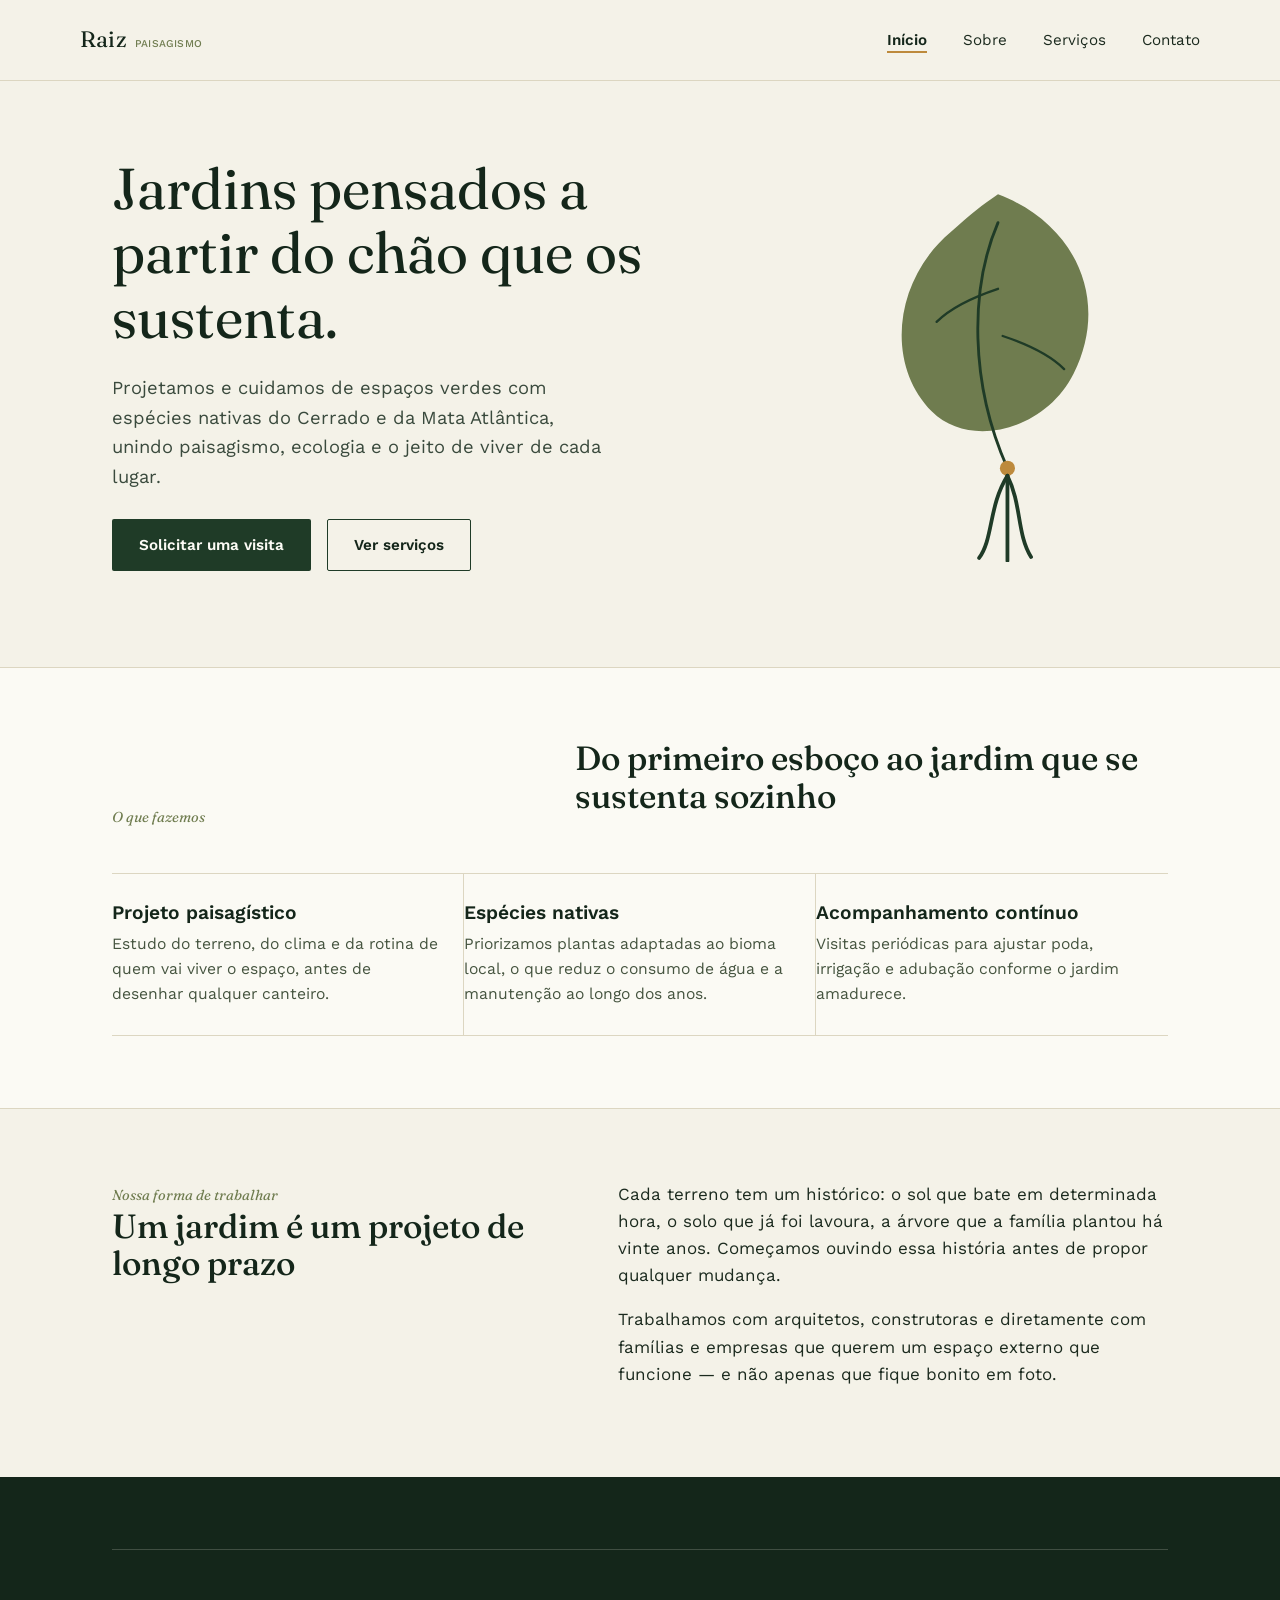
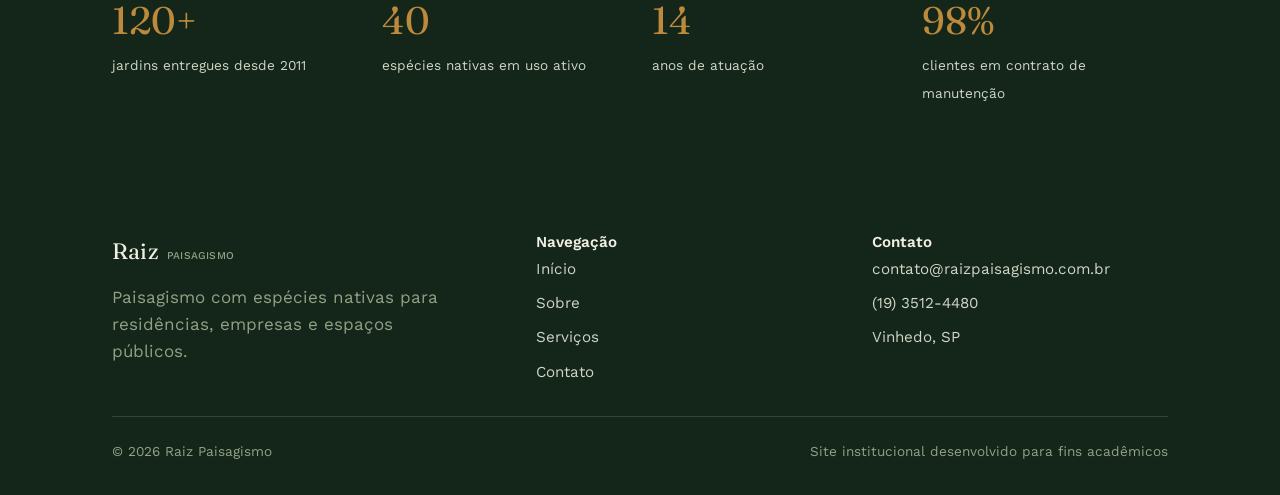
<file: pagina_web/index.html>
<!DOCTYPE html>
<html lang="pt-BR">
<head>
<meta charset="UTF-8">
<meta name="viewport" content="width=device-width, initial-scale=1.0">
<title>Raiz Paisagismo - Projetos de paisagismo com identidade local</title>
<meta name="description" content="Raiz Paisagismo cria jardins e espaços verdes autorais para residências, empresas e espaços públicos, com foco em espécies nativas.">
<link rel="stylesheet" href="styles.css">
</head>
<body>
<a class="skip-link" href="#conteudo">Pular para o conteúdo</a>

<header class="site-header">
  <nav class="nav wrap" aria-label="Navegação principal">
    <a class="logo" href="index.html">Raiz <span>PAISAGISMO</span></a>
    <ul class="nav-links">
      <li><a href="index.html" aria-current="page">Início</a></li>
      <li><a href="sobre.html">Sobre</a></li>
      <li><a href="servicos.html">Serviços</a></li>
      <li><a href="contato.html">Contato</a></li>
    </ul>
  </nav>
</header>

<main id="conteudo">

  <section class="hero">
    <div class="wrap hero-grid">
      <div>
        <h1>Jardins pensados a partir do chão que os sustenta.</h1>
        <p class="lede">Projetamos e cuidamos de espaços verdes com espécies nativas do Cerrado e da Mata Atlântica, unindo paisagismo, ecologia e o jeito de viver de cada lugar.</p>
        <div class="hero-actions">
          <a class="btn btn-primary" href="contato.html">Solicitar uma visita</a>
          <a class="btn btn-ghost" href="servicos.html">Ver serviços</a>
        </div>
      </div>
      <div class="hero-art" aria-hidden="true">
        <svg viewBox="0 0 360 420" width="340" xmlns="http://www.w3.org/2000/svg">
          <path d="M180 30 C 260 60, 300 140, 260 220 C 230 280, 150 300, 110 260 C 60 210, 70 120, 130 70 C 150 52, 165 40, 180 30 Z" fill="#6f7c4f"/>
          <path d="M180 60 C 150 130, 150 230, 190 320" stroke="#1f3b27" stroke-width="3" fill="none" stroke-linecap="round"/>
          <path d="M180 130 C 150 140, 130 150, 115 165" stroke="#1f3b27" stroke-width="2.5" fill="none" stroke-linecap="round"/>
          <path d="M185 180 C 215 190, 235 200, 250 215" stroke="#1f3b27" stroke-width="2.5" fill="none" stroke-linecap="round"/>
          <circle cx="190" cy="320" r="8" fill="#bd8a3c"/>
          <path d="M190 328 C 170 360, 175 395, 160 415" stroke="#1f3b27" stroke-width="4" fill="none" stroke-linecap="round"/>
          <path d="M190 328 C 205 358, 200 390, 215 414" stroke="#1f3b27" stroke-width="4" fill="none" stroke-linecap="round"/>
          <path d="M190 328 C 190 365, 190 390, 190 418" stroke="#1f3b27" stroke-width="4" fill="none" stroke-linecap="round"/>
        </svg>
      </div>
    </div>
  </section>

  <section class="section-alt">
    <div class="wrap">
      <div class="section-head">
        <span class="kicker">O que fazemos</span>
        <h2>Do primeiro esboço ao jardim que se sustenta sozinho</h2>
      </div>
      <div class="feature-list">
        <div class="feature-item">
          <h3>Projeto paisagístico</h3>
          <p>Estudo do terreno, do clima e da rotina de quem vai viver o espaço, antes de desenhar qualquer canteiro.</p>
        </div>
        <div class="feature-item">
          <h3>Espécies nativas</h3>
          <p>Priorizamos plantas adaptadas ao bioma local, o que reduz o consumo de água e a manutenção ao longo dos anos.</p>
        </div>
        <div class="feature-item">
          <h3>Acompanhamento contínuo</h3>
          <p>Visitas periódicas para ajustar poda, irrigação e adubação conforme o jardim amadurece.</p>
        </div>
      </div>
    </div>
  </section>

  <section>
    <div class="wrap split">
      <div>
        <span class="kicker">Nossa forma de trabalhar</span>
        <h2>Um jardim é um projeto de longo prazo</h2>
      </div>
      <div>
        <p>Cada terreno tem um histórico: o sol que bate em determinada hora, o solo que já foi lavoura, a árvore que a família plantou há vinte anos. Começamos ouvindo essa história antes de propor qualquer mudança.</p>
        <p>Trabalhamos com arquitetos, construtoras e diretamente com famílias e empresas que querem um espaço externo que funcione — e não apenas que fique bonito em foto.</p>
      </div>
    </div>
  </section>

  <section class="section-dark">
    <div class="wrap">
      <div class="stats">
        <div class="stat"><span class="n">120+</span><span class="l">jardins entregues desde 2011</span></div>
        <div class="stat"><span class="n">40</span><span class="l">espécies nativas em uso ativo</span></div>
        <div class="stat"><span class="n">14</span><span class="l">anos de atuação</span></div>
        <div class="stat"><span class="n">98%</span><span class="l">clientes em contrato de manutenção</span></div>
      </div>
    </div>
  </section>

</main>

<footer class="site-footer">
  <div class="wrap">
    <div class="footer-grid">
      <div>
        <a class="logo" href="index.html" style="color:#f1efe2">Raiz <span style="color:#93a186">PAISAGISMO</span></a>
        <p style="margin-top:14px; color:#93a186; max-width:32ch;">Paisagismo com espécies nativas para residências, empresas e espaços públicos.</p>
      </div>
      <div>
        <h3>Navegação</h3>
        <ul class="footer-links">
          <li><a href="index.html">Início</a></li>
          <li><a href="sobre.html">Sobre</a></li>
          <li><a href="servicos.html">Serviços</a></li>
          <li><a href="contato.html">Contato</a></li>
        </ul>
      </div>
      <div>
        <h3>Contato</h3>
        <ul class="footer-links">
          <li>contato@raizpaisagismo.com.br</li>
          <li>(19) 3512-4480</li>
          <li>Vinhedo, SP</li>
        </ul>
      </div>
    </div>
    <div class="footer-bottom">
      <span>© 2026 Raiz Paisagismo</span>
      <span>Site institucional desenvolvido para fins acadêmicos</span>
    </div>
  </div>
</footer>

</body>
</html>
</file>
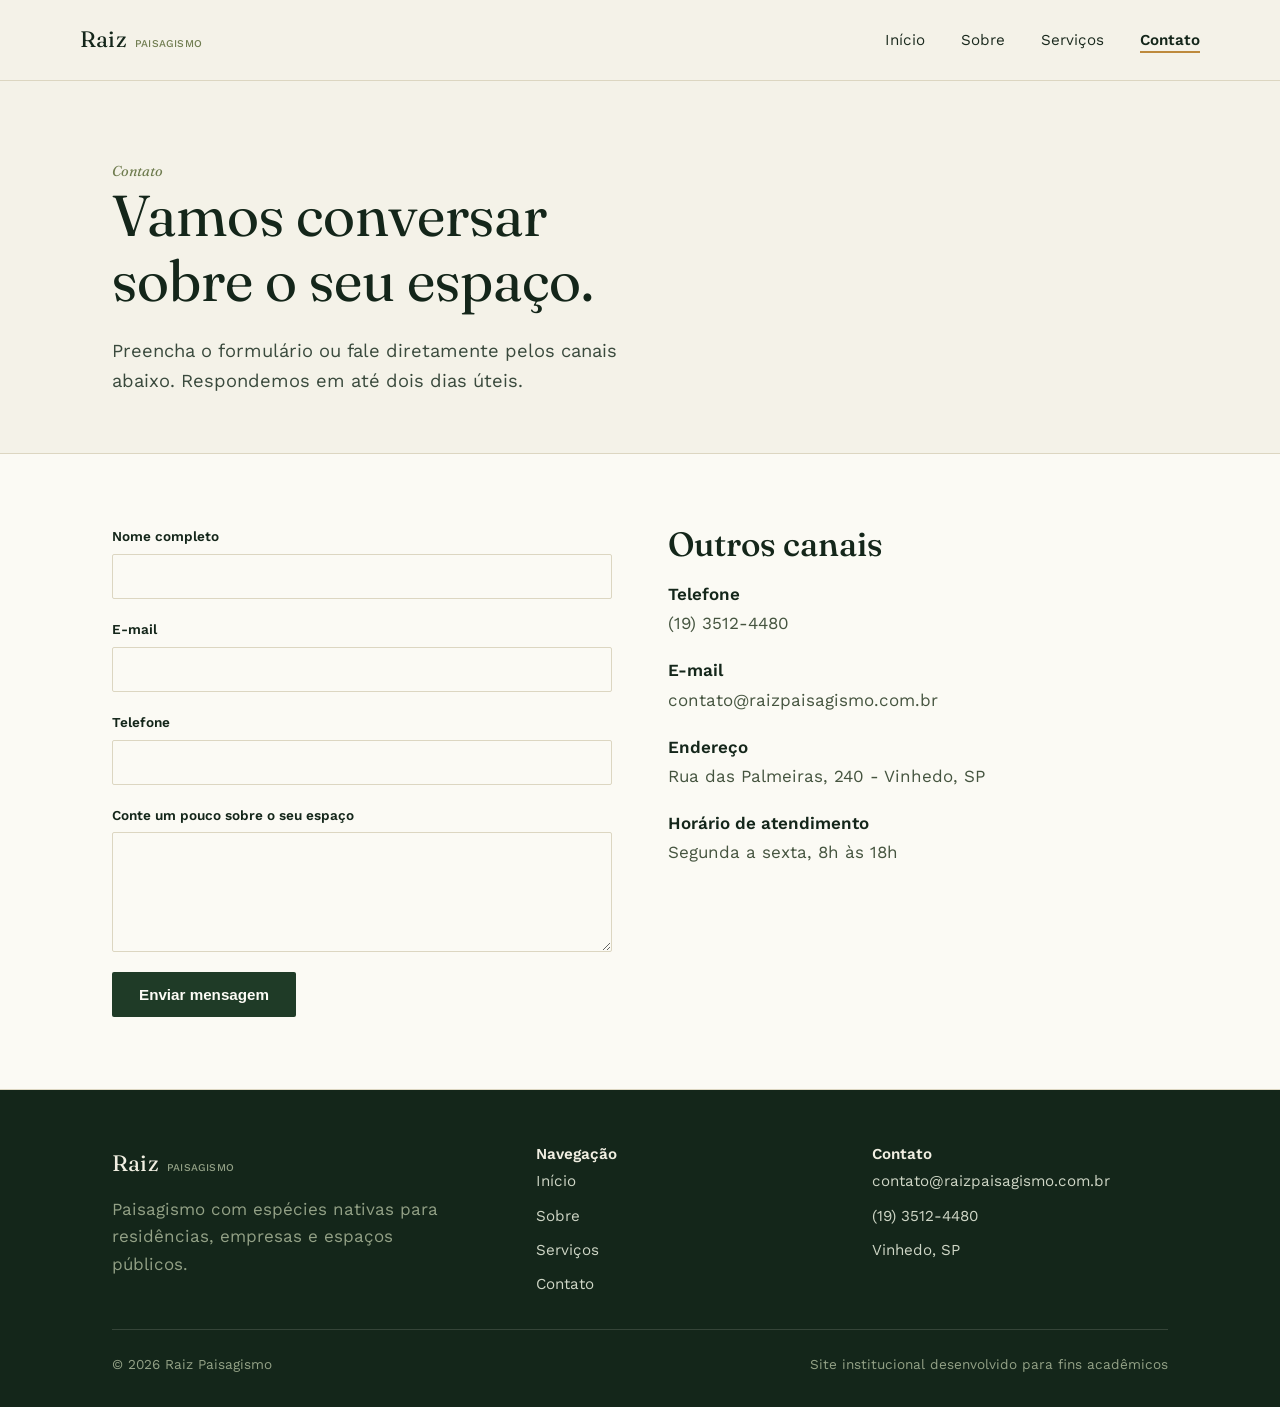
<file: pagina_web/contato.html>
<!DOCTYPE html>
<html lang="pt-BR">
<head>
<meta charset="UTF-8">
<meta name="viewport" content="width=device-width, initial-scale=1.0">
<title>Contato - Raiz Paisagismo</title>
<meta name="description" content="Fale com a equipe da Raiz Paisagismo e agende uma visita técnica.">
<link rel="stylesheet" href="styles.css">
</head>
<body>
<a class="skip-link" href="#conteudo">Pular para o conteúdo</a>

<header class="site-header">
  <nav class="nav wrap" aria-label="Navegação principal">
    <a class="logo" href="index.html">Raiz <span>PAISAGISMO</span></a>
    <ul class="nav-links">
      <li><a href="index.html">Início</a></li>
      <li><a href="sobre.html">Sobre</a></li>
      <li><a href="servicos.html">Serviços</a></li>
      <li><a href="contato.html" aria-current="page">Contato</a></li>
    </ul>
  </nav>
</header>

<main id="conteudo">

  <section class="hero" style="padding-bottom:40px;">
    <div class="wrap">
      <span class="kicker">Contato</span>
      <h1 style="max-width:16ch;">Vamos conversar sobre o seu espaço.</h1>
      <p class="lede">Preencha o formulário ou fale diretamente pelos canais abaixo. Respondemos em até dois dias úteis.</p>
    </div>
  </section>

  <section class="section-alt">
    <div class="wrap contact-grid">
      <form aria-label="Formulário de contato">
        <div class="field">
          <label for="nome">Nome completo</label>
          <input id="nome" name="nome" type="text" autocomplete="name" required>
        </div>
        <div class="field">
          <label for="email">E-mail</label>
          <input id="email" name="email" type="email" autocomplete="email" required>
        </div>
        <div class="field">
          <label for="telefone">Telefone</label>
          <input id="telefone" name="telefone" type="tel" autocomplete="tel">
        </div>
        <div class="field">
          <label for="mensagem">Conte um pouco sobre o seu espaço</label>
          <textarea id="mensagem" name="mensagem" required></textarea>
        </div>
        <button class="btn btn-primary" type="submit">Enviar mensagem</button>
      </form>

      <div class="contact-info">
        <h2>Outros canais</h2>
        <dl>
          <dt>Telefone</dt>
          <dd>(19) 3512-4480</dd>
          <dt>E-mail</dt>
          <dd>contato@raizpaisagismo.com.br</dd>
          <dt>Endereço</dt>
          <dd>Rua das Palmeiras, 240 - Vinhedo, SP</dd>
          <dt>Horário de atendimento</dt>
          <dd>Segunda a sexta, 8h às 18h</dd>
        </dl>
      </div>
    </div>
  </section>

</main>

<footer class="site-footer">
  <div class="wrap">
    <div class="footer-grid">
      <div>
        <a class="logo" href="index.html" style="color:#f1efe2">Raiz <span style="color:#93a186">PAISAGISMO</span></a>
        <p style="margin-top:14px; color:#93a186; max-width:32ch;">Paisagismo com espécies nativas para residências, empresas e espaços públicos.</p>
      </div>
      <div>
        <h3>Navegação</h3>
        <ul class="footer-links">
          <li><a href="index.html">Início</a></li>
          <li><a href="sobre.html">Sobre</a></li>
          <li><a href="servicos.html">Serviços</a></li>
          <li><a href="contato.html">Contato</a></li>
        </ul>
      </div>
      <div>
        <h3>Contato</h3>
        <ul class="footer-links">
          <li>contato@raizpaisagismo.com.br</li>
          <li>(19) 3512-4480</li>
          <li>Vinhedo, SP</li>
        </ul>
      </div>
    </div>
    <div class="footer-bottom">
      <span>© 2026 Raiz Paisagismo</span>
      <span>Site institucional desenvolvido para fins acadêmicos</span>
    </div>
  </div>
</footer>

</body>
</html>
</file>
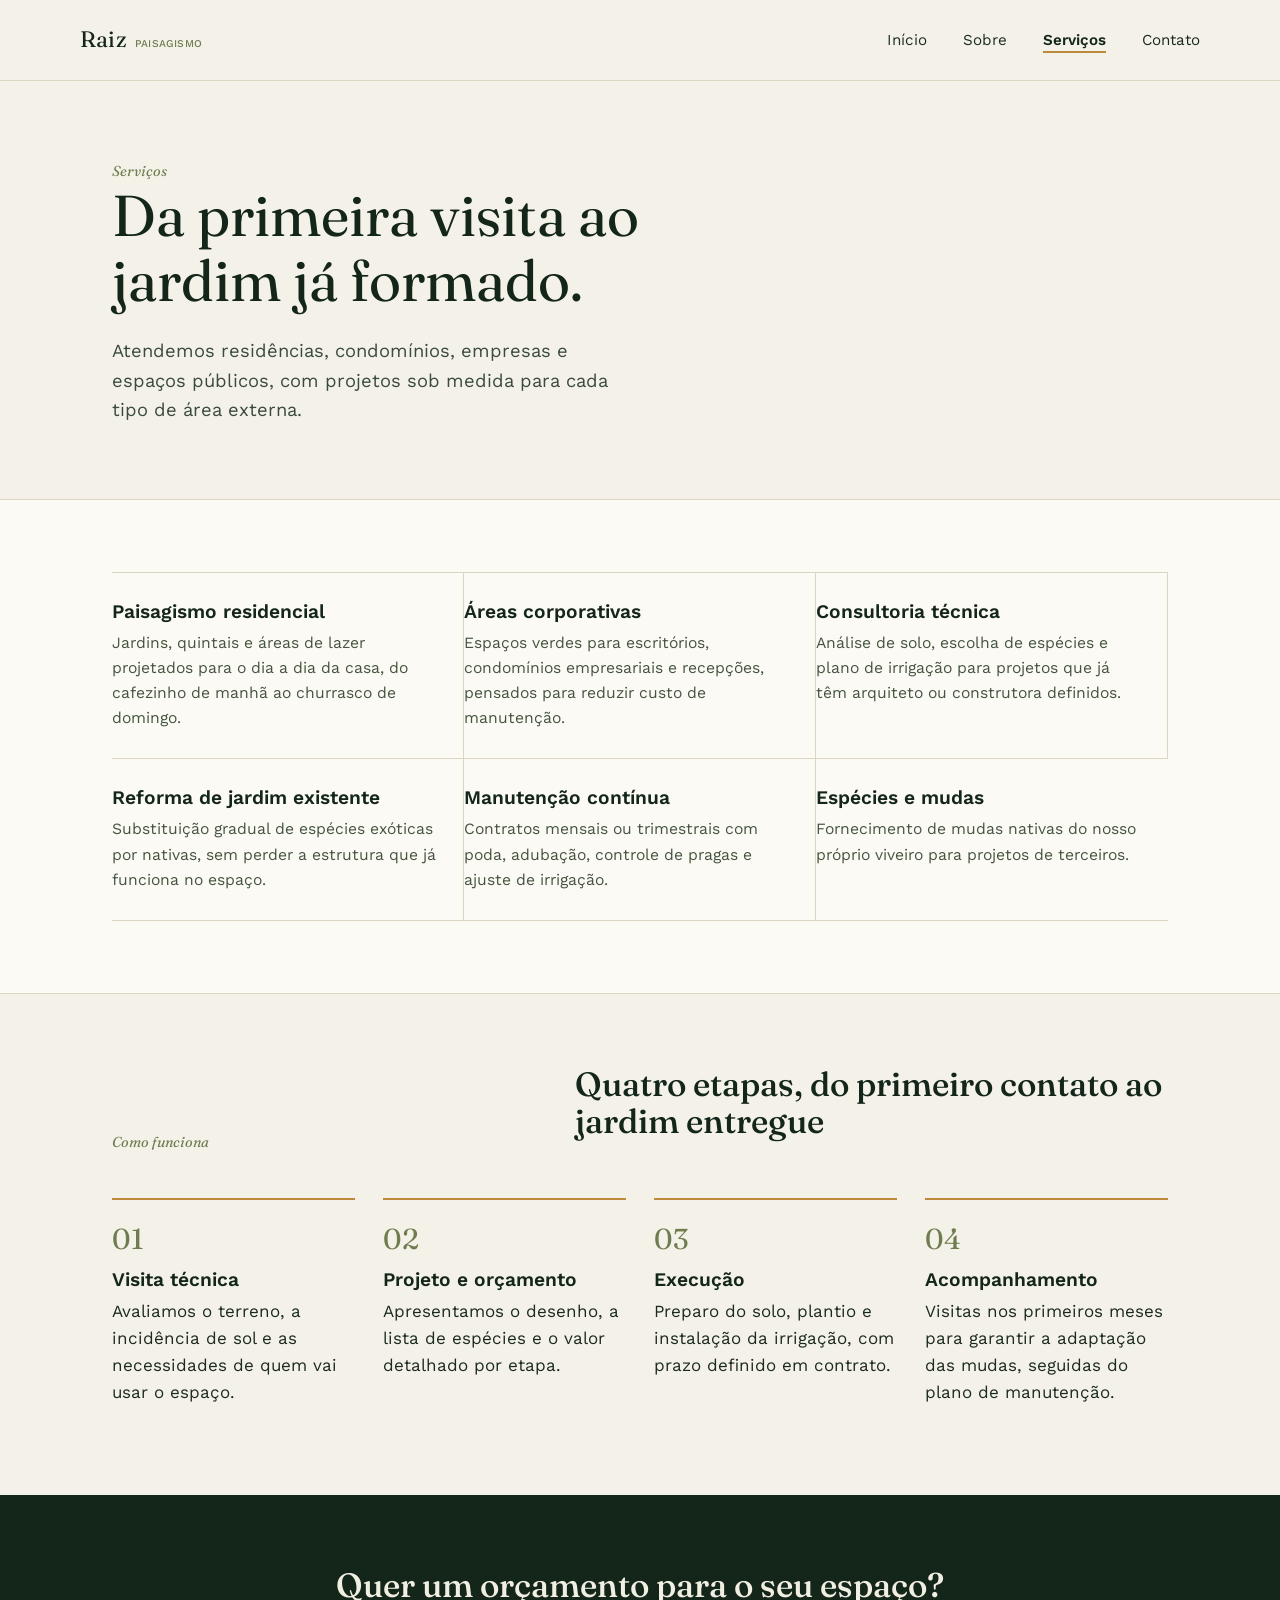
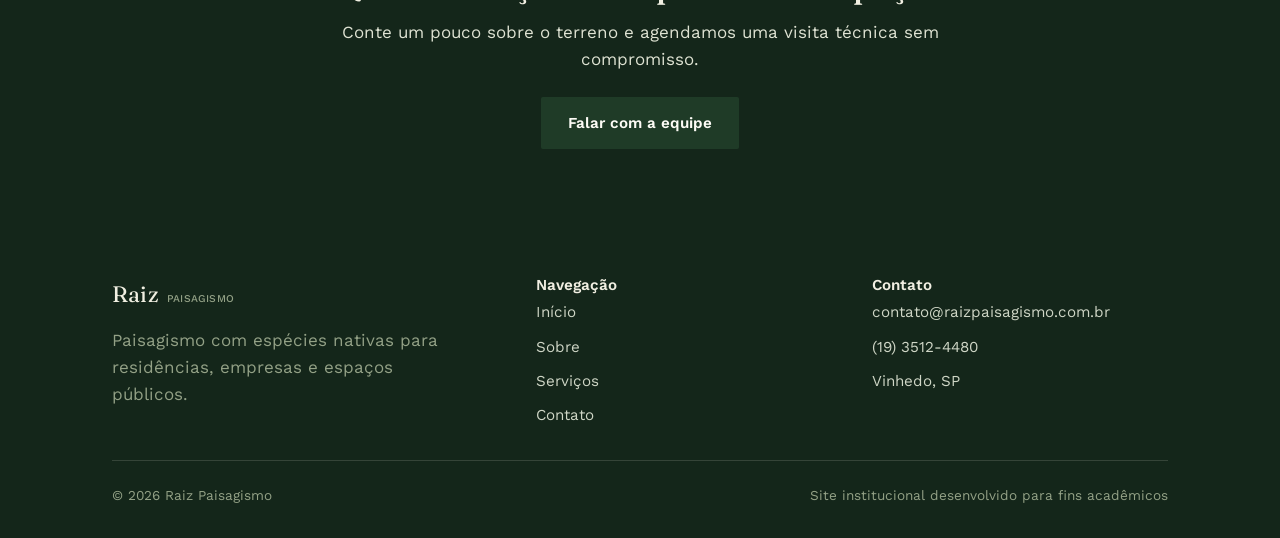
<file: pagina_web/servicos.html>
<!DOCTYPE html>
<html lang="pt-BR">
<head>
<meta charset="UTF-8">
<meta name="viewport" content="width=device-width, initial-scale=1.0">
<title>Serviços — Raiz Paisagismo</title>
<meta name="description" content="Conheça os serviços de projeto, execução e manutenção de paisagismo da Raiz Paisagismo.">
<link rel="stylesheet" href="styles.css">
</head>
<body>
<a class="skip-link" href="#conteudo">Pular para o conteúdo</a>

<header class="site-header">
  <nav class="nav wrap" aria-label="Navegação principal">
    <a class="logo" href="index.html">Raiz <span>PAISAGISMO</span></a>
    <ul class="nav-links">
      <li><a href="index.html">Início</a></li>
      <li><a href="sobre.html">Sobre</a></li>
      <li><a href="servicos.html" aria-current="page">Serviços</a></li>
      <li><a href="contato.html">Contato</a></li>
    </ul>
  </nav>
</header>

<main id="conteudo">

  <section class="hero" style="padding-bottom:56px;">
    <div class="wrap">
      <span class="kicker">Serviços</span>
      <h1 style="max-width:18ch;">Da primeira visita ao jardim já formado.</h1>
      <p class="lede">Atendemos residências, condomínios, empresas e espaços públicos, com projetos sob medida para cada tipo de área externa.</p>
    </div>
  </section>

  <section class="section-alt">
    <div class="wrap">
      <div class="feature-list">
        <div class="feature-item">
          <h3>Paisagismo residencial</h3>
          <p>Jardins, quintais e áreas de lazer projetados para o dia a dia da casa, do cafezinho de manhã ao churrasco de domingo.</p>
        </div>
        <div class="feature-item">
          <h3>Áreas corporativas</h3>
          <p>Espaços verdes para escritórios, condomínios empresariais e recepções, pensados para reduzir custo de manutenção.</p>
        </div>
        <div class="feature-item">
          <h3>Consultoria técnica</h3>
          <p>Análise de solo, escolha de espécies e plano de irrigação para projetos que já têm arquiteto ou construtora definidos.</p>
        </div>
        <div class="feature-item">
          <h3>Reforma de jardim existente</h3>
          <p>Substituição gradual de espécies exóticas por nativas, sem perder a estrutura que já funciona no espaço.</p>
        </div>
        <div class="feature-item">
          <h3>Manutenção contínua</h3>
          <p>Contratos mensais ou trimestrais com poda, adubação, controle de pragas e ajuste de irrigação.</p>
        </div>
        <div class="feature-item">
          <h3>Espécies e mudas</h3>
          <p>Fornecimento de mudas nativas do nosso próprio viveiro para projetos de terceiros.</p>
        </div>
      </div>
    </div>
  </section>

  <section>
    <div class="wrap">
      <div class="section-head">
        <span class="kicker">Como funciona</span>
        <h2>Quatro etapas, do primeiro contato ao jardim entregue</h2>
      </div>
      <div class="steps">
        <div class="step">
          <span class="num">01</span>
          <h3>Visita técnica</h3>
          <p>Avaliamos o terreno, a incidência de sol e as necessidades de quem vai usar o espaço.</p>
        </div>
        <div class="step">
          <span class="num">02</span>
          <h3>Projeto e orçamento</h3>
          <p>Apresentamos o desenho, a lista de espécies e o valor detalhado por etapa.</p>
        </div>
        <div class="step">
          <span class="num">03</span>
          <h3>Execução</h3>
          <p>Preparo do solo, plantio e instalação da irrigação, com prazo definido em contrato.</p>
        </div>
        <div class="step">
          <span class="num">04</span>
          <h3>Acompanhamento</h3>
          <p>Visitas nos primeiros meses para garantir a adaptação das mudas, seguidas do plano de manutenção.</p>
        </div>
      </div>
    </div>
  </section>

  <section class="section-dark">
    <div class="wrap" style="text-align:center;">
      <h2 style="max-width:none;">Quer um orçamento para o seu espaço?</h2>
      <p style="margin:0 auto 24px; color:#dfe3d3;">Conte um pouco sobre o terreno e agendamos uma visita técnica sem compromisso.</p>
      <a class="btn btn-primary" href="contato.html">Falar com a equipe</a>
    </div>
  </section>

</main>

<footer class="site-footer">
  <div class="wrap">
    <div class="footer-grid">
      <div>
        <a class="logo" href="index.html" style="color:#f1efe2">Raiz <span style="color:#93a186">PAISAGISMO</span></a>
        <p style="margin-top:14px; color:#93a186; max-width:32ch;">Paisagismo com espécies nativas para residências, empresas e espaços públicos.</p>
      </div>
      <div>
        <h3>Navegação</h3>
        <ul class="footer-links">
          <li><a href="index.html">Início</a></li>
          <li><a href="sobre.html">Sobre</a></li>
          <li><a href="servicos.html">Serviços</a></li>
          <li><a href="contato.html">Contato</a></li>
        </ul>
      </div>
      <div>
        <h3>Contato</h3>
        <ul class="footer-links">
          <li>contato@raizpaisagismo.com.br</li>
          <li>(19) 3512-4480</li>
          <li>Vinhedo, SP</li>
        </ul>
      </div>
    </div>
    <div class="footer-bottom">
      <span>© 2026 Raiz Paisagismo</span>
      <span>Site institucional desenvolvido para fins acadêmicos</span>
    </div>
  </div>
</footer>

</body>
</html>
</file>
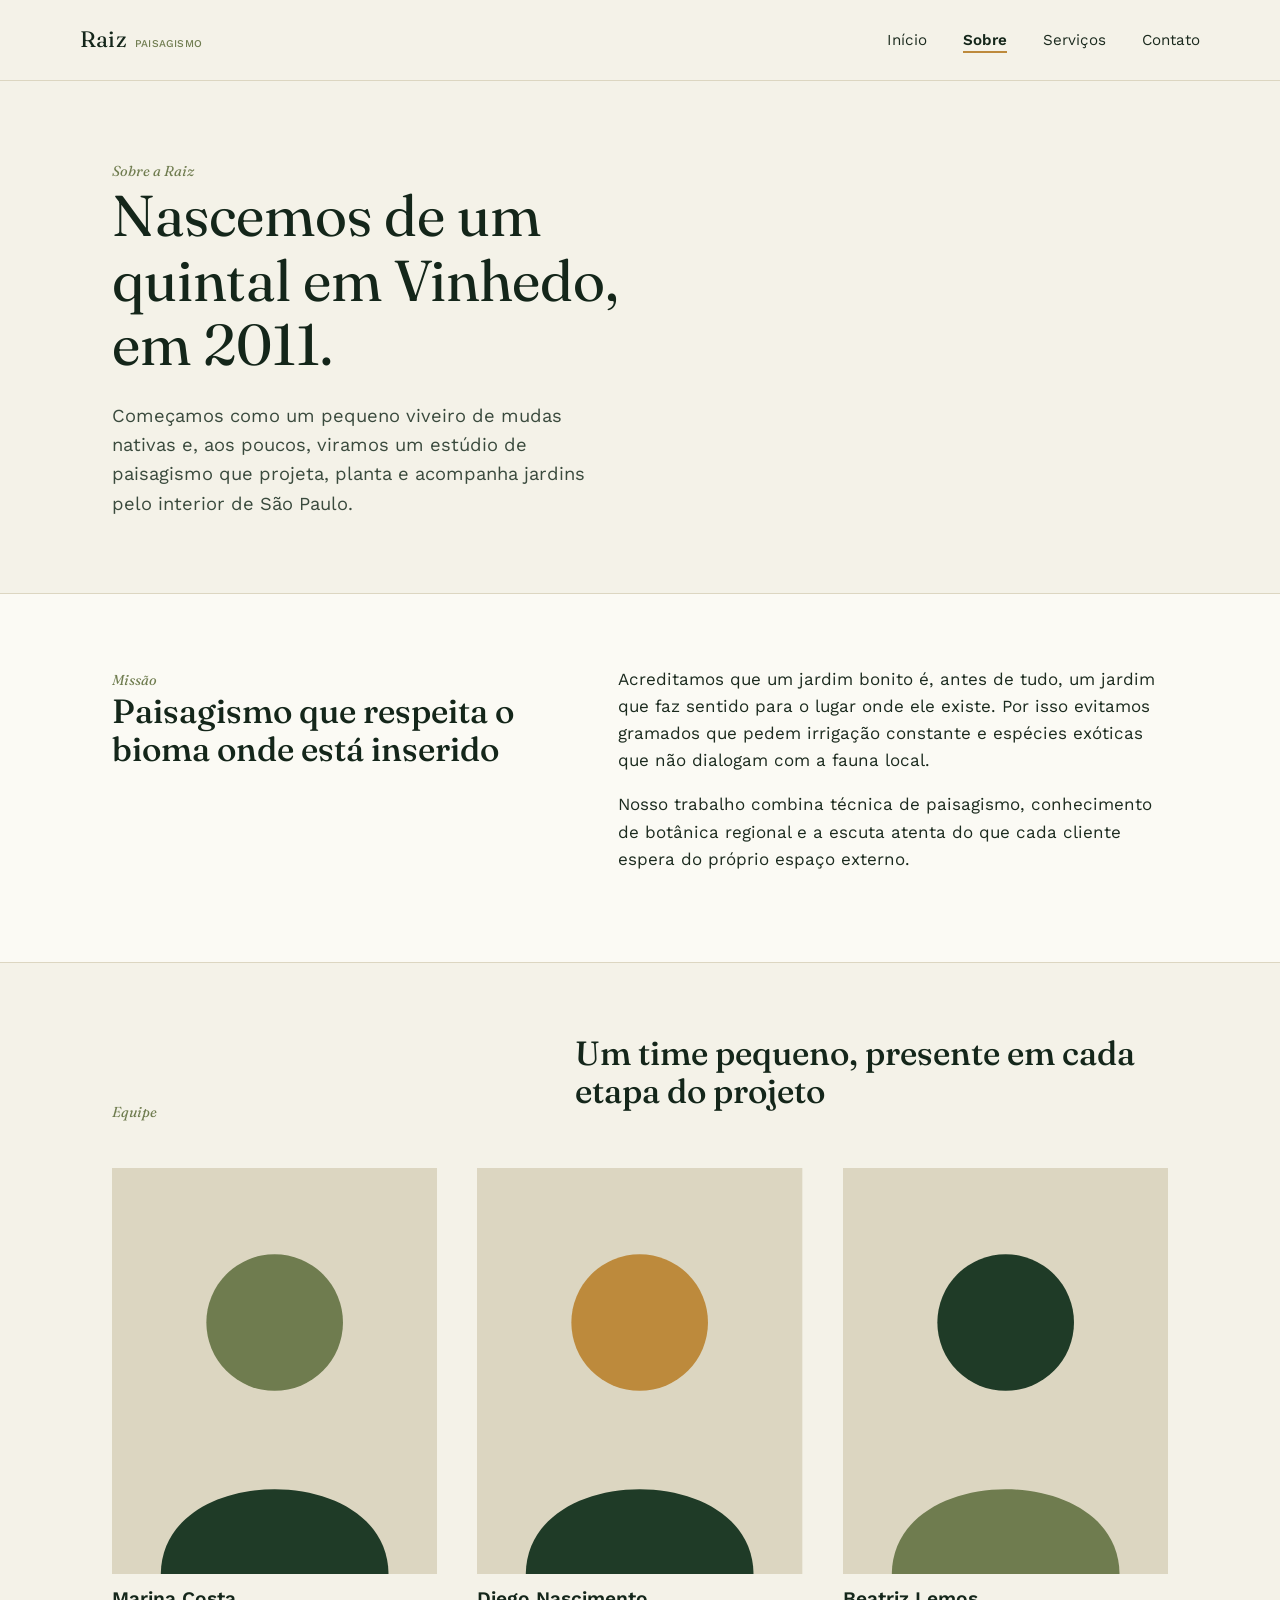
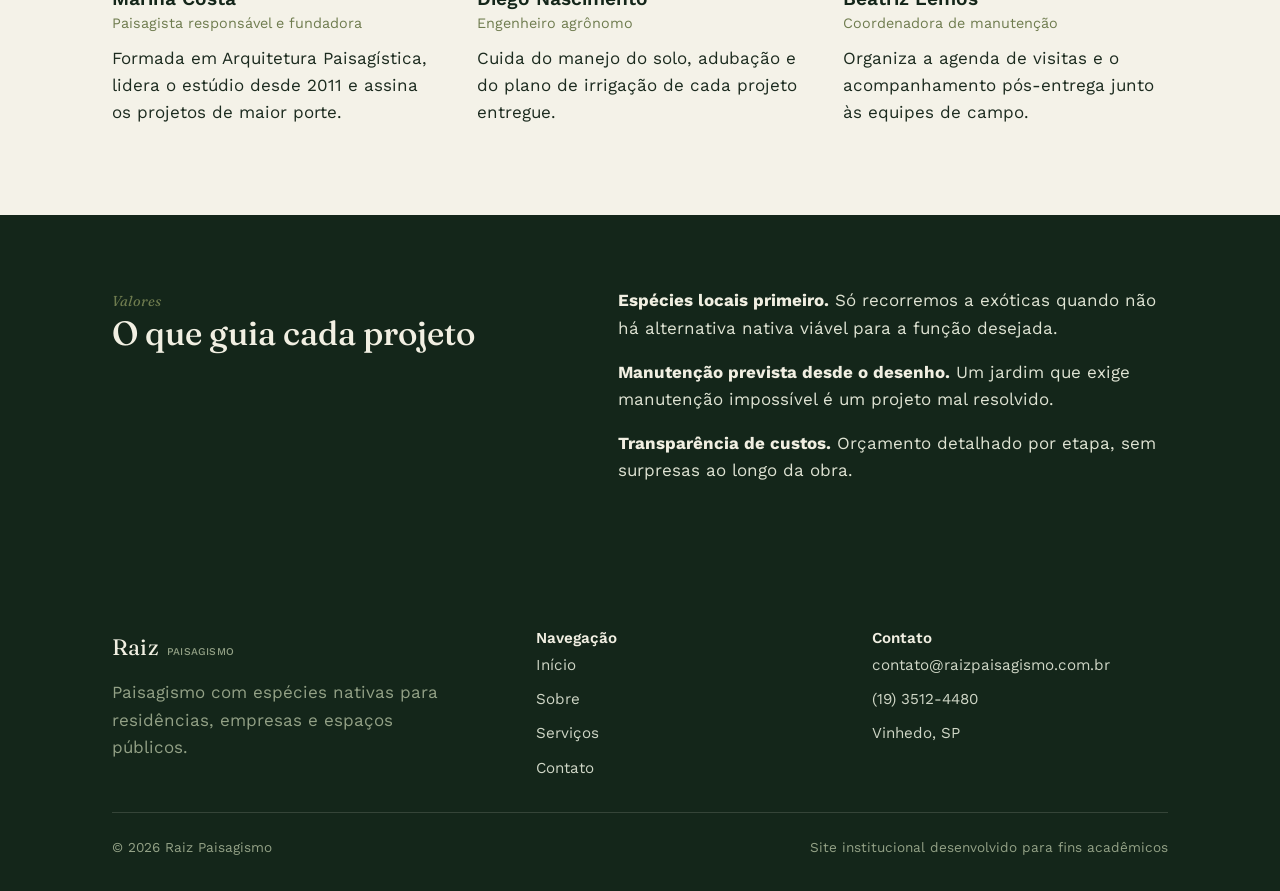
<file: pagina_web/sobre.html>
<!DOCTYPE html>
<html lang="pt-BR">
<head>
<meta charset="UTF-8">
<meta name="viewport" content="width=device-width, initial-scale=1.0">
<title>Sobre — Raiz Paisagismo</title>
<meta name="description" content="Conheça a história, a missão e a equipe da Raiz Paisagismo.">
<link rel="stylesheet" href="styles.css">
</head>
<body>
<a class="skip-link" href="#conteudo">Pular para o conteúdo</a>

<header class="site-header">
  <nav class="nav wrap" aria-label="Navegação principal">
    <a class="logo" href="index.html">Raiz <span>PAISAGISMO</span></a>
    <ul class="nav-links">
      <li><a href="index.html">Início</a></li>
      <li><a href="sobre.html" aria-current="page">Sobre</a></li>
      <li><a href="servicos.html">Serviços</a></li>
      <li><a href="contato.html">Contato</a></li>
    </ul>
  </nav>
</header>

<main id="conteudo">

  <section class="hero" style="padding-bottom:56px;">
    <div class="wrap">
      <span class="kicker">Sobre a Raiz</span>
      <h1 style="max-width:16ch;">Nascemos de um quintal em Vinhedo, em 2011.</h1>
      <p class="lede">Começamos como um pequeno viveiro de mudas nativas e, aos poucos, viramos um estúdio de paisagismo que projeta, planta e acompanha jardins pelo interior de São Paulo.</p>
    </div>
  </section>

  <section class="section-alt">
    <div class="wrap split">
      <div>
        <span class="kicker">Missão</span>
        <h2>Paisagismo que respeita o bioma onde está inserido</h2>
      </div>
      <div>
        <p>Acreditamos que um jardim bonito é, antes de tudo, um jardim que faz sentido para o lugar onde ele existe. Por isso evitamos gramados que pedem irrigação constante e espécies exóticas que não dialogam com a fauna local.</p>
        <p>Nosso trabalho combina técnica de paisagismo, conhecimento de botânica regional e a escuta atenta do que cada cliente espera do próprio espaço externo.</p>
      </div>
    </div>
  </section>

  <section>
    <div class="wrap">
      <div class="section-head">
        <span class="kicker">Equipe</span>
        <h2>Um time pequeno, presente em cada etapa do projeto</h2>
      </div>
      <div class="team">
        <div class="team-member">
          <svg class="avatar" viewBox="0 0 200 250" xmlns="http://www.w3.org/2000/svg">
            <rect width="200" height="250" fill="#dcd6c1"/>
            <circle cx="100" cy="95" r="42" fill="#6f7c4f"/>
            <path d="M30 250 C 30 180, 170 180, 170 250 Z" fill="#1f3b27"/>
          </svg>
          <h3>Marina Costa</h3>
          <span class="role">Paisagista responsável e fundadora</span>
          <p>Formada em Arquitetura Paisagística, lidera o estúdio desde 2011 e assina os projetos de maior porte.</p>
        </div>
        <div class="team-member">
          <svg class="avatar" viewBox="0 0 200 250" xmlns="http://www.w3.org/2000/svg">
            <rect width="200" height="250" fill="#dcd6c1"/>
            <circle cx="100" cy="95" r="42" fill="#bd8a3c"/>
            <path d="M30 250 C 30 180, 170 180, 170 250 Z" fill="#1f3b27"/>
          </svg>
          <h3>Diego Nascimento</h3>
          <span class="role">Engenheiro agrônomo</span>
          <p>Cuida do manejo do solo, adubação e do plano de irrigação de cada projeto entregue.</p>
        </div>
        <div class="team-member">
          <svg class="avatar" viewBox="0 0 200 250" xmlns="http://www.w3.org/2000/svg">
            <rect width="200" height="250" fill="#dcd6c1"/>
            <circle cx="100" cy="95" r="42" fill="#1f3b27"/>
            <path d="M30 250 C 30 180, 170 180, 170 250 Z" fill="#6f7c4f"/>
          </svg>
          <h3>Beatriz Lemos</h3>
          <span class="role">Coordenadora de manutenção</span>
          <p>Organiza a agenda de visitas e o acompanhamento pós-entrega junto às equipes de campo.</p>
        </div>
      </div>
    </div>
  </section>

  <section class="section-dark">
    <div class="wrap split">
      <div>
        <span class="kicker">Valores</span>
        <h2>O que guia cada projeto</h2>
      </div>
      <div>
        <p style="color:#dfe3d3;"><strong style="color:#f1efe2;">Espécies locais primeiro.</strong> Só recorremos a exóticas quando não há alternativa nativa viável para a função desejada.</p>
        <p style="color:#dfe3d3;"><strong style="color:#f1efe2;">Manutenção prevista desde o desenho.</strong> Um jardim que exige manutenção impossível é um projeto mal resolvido.</p>
        <p style="color:#dfe3d3;"><strong style="color:#f1efe2;">Transparência de custos.</strong> Orçamento detalhado por etapa, sem surpresas ao longo da obra.</p>
      </div>
    </div>
  </section>

</main>

<footer class="site-footer">
  <div class="wrap">
    <div class="footer-grid">
      <div>
        <a class="logo" href="index.html" style="color:#f1efe2">Raiz <span style="color:#93a186">PAISAGISMO</span></a>
        <p style="margin-top:14px; color:#93a186; max-width:32ch;">Paisagismo com espécies nativas para residências, empresas e espaços públicos.</p>
      </div>
      <div>
        <h3>Navegação</h3>
        <ul class="footer-links">
          <li><a href="index.html">Início</a></li>
          <li><a href="sobre.html">Sobre</a></li>
          <li><a href="servicos.html">Serviços</a></li>
          <li><a href="contato.html">Contato</a></li>
        </ul>
      </div>
      <div>
        <h3>Contato</h3>
        <ul class="footer-links">
          <li>contato@raizpaisagismo.com.br</li>
          <li>(19) 3512-4480</li>
          <li>Vinhedo, SP</li>
        </ul>
      </div>
    </div>
    <div class="footer-bottom">
      <span>© 2026 Raiz Paisagismo</span>
      <span>Site institucional desenvolvido para fins acadêmicos</span>
    </div>
  </div>
</footer>

</body>
</html>
</file>
<file: pagina_web/styles.css>
/* ==========================================================================
   Raiz Paisagismo - identidade visual
   Paleta: verde-mata profundo, musgo, ocre e papel quente
   Tipografia: Fraunces (títulos) + Work Sans (texto)
   ========================================================================== */

@import url('https://fonts.googleapis.com/css2?family=Fraunces:opsz,wght@9..144,400;9..144,500;9..144,600&family=Work+Sans:wght@400;500;600&display=swap');

:root {
  --bg: #f4f2e8;
  --paper: #fbfaf4;
  --ink: #1b2a1e;
  --forest: #1f3b27;
  --forest-dark: #14261a;
  --moss: #6f7c4f;
  --ochre: #bd8a3c;
  --line: #dcd6c1;
  --max-w: 1120px;

  --font-display: 'Fraunces', Georgia, serif;
  --font-body: 'Work Sans', system-ui, sans-serif;
}

* { box-sizing: border-box; }

html {
  scroll-behavior: smooth;
}

body {
  margin: 0;
  background: var(--bg);
  color: var(--ink);
  font-family: var(--font-body);
  font-size: 17px;
  line-height: 1.6;
  -webkit-font-smoothing: antialiased;
}

a {
  color: inherit;
  text-decoration: none;
}

img, svg { max-width: 100%; display: block; }

.wrap {
  max-width: var(--max-w);
  margin: 0 auto;
  padding: 0 32px;
}

h1, h2, h3 {
  font-family: var(--font-display);
  font-weight: 500;
  line-height: 1.12;
  margin: 0 0 0.4em;
  color: var(--forest-dark);
}

h1 { font-size: clamp(2.4rem, 5vw, 3.6rem); font-weight: 400; }
h2 { font-size: clamp(1.6rem, 3vw, 2.1rem); }
h3 { font-size: 1.2rem; font-weight: 600; font-family: var(--font-body); }

p { margin: 0 0 1em; max-width: 62ch; }

.lede {
  font-size: 1.15rem;
  color: #3a4a3d;
  max-width: 46ch;
}

/* ---------- Skip link / accessibility ---------- */
.skip-link {
  position: absolute;
  left: -999px;
  top: 0;
  background: var(--forest);
  color: #fff;
  padding: 10px 16px;
  z-index: 100;
}
.skip-link:focus {
  left: 16px;
  top: 16px;
}

:focus-visible {
  outline: 2px solid var(--ochre);
  outline-offset: 3px;
}

/* ---------- Header / Navigation ---------- */
.site-header {
  border-bottom: 1px solid var(--line);
  background: var(--bg);
  position: sticky;
  top: 0;
  z-index: 20;
}

.nav {
  display: flex;
  align-items: center;
  justify-content: space-between;
  padding: 22px 0;
}

.logo {
  font-family: var(--font-display);
  font-size: 1.4rem;
  letter-spacing: 0.01em;
  color: var(--forest-dark);
  display: flex;
  align-items: baseline;
  gap: 8px;
}
.logo span {
  font-family: var(--font-body);
  font-size: 0.65rem;
  color: var(--moss);
  font-weight: 500;
}

.nav-links {
  display: flex;
  gap: 36px;
  list-style: none;
  margin: 0;
  padding: 0;
  font-size: 0.95rem;
}

.nav-links a {
  position: relative;
  padding-bottom: 4px;
  color: var(--ink);
  transition: color 0.15s ease;
}

.nav-links a::after {
  content: "";
  position: absolute;
  left: 0;
  bottom: 0;
  height: 2px;
  width: 0;
  background: var(--ochre);
  transition: width 0.2s ease;
}

.nav-links a:hover::after,
.nav-links a[aria-current="page"]::after {
  width: 100%;
}

.nav-links a[aria-current="page"] {
  color: var(--forest-dark);
  font-weight: 600;
}

.nav-toggle { display: none; }

/* ---------- Buttons ---------- */
.btn {
  display: inline-flex;
  align-items: center;
  gap: 10px;
  padding: 13px 26px;
  border-radius: 2px;
  font-size: 0.95rem;
  font-weight: 600;
  border: 1px solid transparent;
  cursor: pointer;
}

.btn-primary {
  background: var(--forest);
  color: #fdfcf6;
}
.btn-primary:hover { background: var(--forest-dark); }

.btn-ghost {
  background: transparent;
  border-color: var(--forest);
  color: var(--forest-dark);
}
.btn-ghost:hover { background: var(--forest); color: #fff; }

/* ---------- Hero ---------- */
.hero {
  padding: 76px 0 96px;
}

.hero-grid {
  display: grid;
  grid-template-columns: 1.1fr 0.9fr;
  gap: 48px;
  align-items: center;
}

.hero-art {
  justify-self: end;
}

.hero-actions {
  display: flex;
  gap: 16px;
  margin-top: 28px;
  flex-wrap: wrap;
}

/* ---------- Sections ---------- */
section { padding: 72px 0; }

.section-alt {
  background: var(--paper);
  border-top: 1px solid var(--line);
  border-bottom: 1px solid var(--line);
}

.section-dark {
  background: var(--forest-dark);
  color: #f1efe2;
}
.section-dark h2, .section-dark h3 { color: #f1efe2; }

.section-head {
  display: grid;
  grid-template-columns: 1fr 1.4fr;
  gap: 40px;
  margin-bottom: 44px;
  align-items: end;
}

.kicker {
  font-size: 0.9rem;
  color: var(--moss);
  font-family: var(--font-display);
  font-style: italic;
}

/* ---------- Feature list (no uniform cards; asymmetric with rules) ---------- */
.feature-list {
  display: grid;
  grid-template-columns: repeat(3, 1fr);
  border-top: 1px solid var(--line);
}

.feature-item {
  padding: 28px 24px 28px 0;
  border-bottom: 1px solid var(--line);
}
.feature-item:not(:last-child) {
  border-right: 1px solid var(--line);
  padding-right: 24px;
}

.feature-item h3 { color: var(--forest-dark); }
.feature-item p { margin: 0; color: #45543f; font-size: 0.98rem; }

/* ---------- Process steps (genuine sequence) ---------- */
.steps {
  display: grid;
  grid-template-columns: repeat(4, 1fr);
  gap: 28px;
}

.step {
  border-top: 2px solid var(--ochre);
  padding-top: 16px;
}

.step .num {
  font-family: var(--font-display);
  font-size: 1.8rem;
  color: var(--moss);
  display: block;
  margin-bottom: 6px;
}

/* ---------- Two column text block ---------- */
.split {
  display: grid;
  grid-template-columns: 0.9fr 1.1fr;
  gap: 56px;
  align-items: start;
}

/* ---------- Team ---------- */
.team {
  display: grid;
  grid-template-columns: repeat(3, 1fr);
  gap: 40px;
}

.team-member .avatar {
  width: 100%;
  aspect-ratio: 4/5;
  margin-bottom: 14px;
}

.team-member h3 { margin-bottom: 2px; }
.team-member .role {
  color: var(--moss);
  font-size: 0.9rem;
  margin-bottom: 10px;
  display: block;
}

/* ---------- Stats strip ---------- */
.stats {
  display: grid;
  grid-template-columns: repeat(4, 1fr);
  gap: 24px;
  border-top: 1px solid rgba(241,239,226,0.2);
  padding-top: 40px;
}
.stat .n {
  font-family: var(--font-display);
  font-size: 2.4rem;
  display: block;
  color: var(--ochre);
}
.stat .l {
  font-size: 0.85rem;
  color: #cfd6c6;
}

/* ---------- Contact page ---------- */
.contact-grid {
  display: grid;
  grid-template-columns: 1fr 1fr;
  gap: 56px;
}

.field {
  display: flex;
  flex-direction: column;
  gap: 6px;
  margin-bottom: 20px;
}

.field label {
  font-size: 0.85rem;
  font-weight: 600;
  color: var(--forest-dark);
}

.field input,
.field textarea {
  font-family: var(--font-body);
  font-size: 1rem;
  padding: 12px 14px;
  border: 1px solid var(--line);
  background: var(--paper);
  color: var(--ink);
  border-radius: 2px;
}

.field textarea { resize: vertical; min-height: 120px; }

.contact-info dt {
  font-weight: 600;
  color: var(--forest-dark);
  margin-top: 20px;
}
.contact-info dt:first-child { margin-top: 0; }
.contact-info dd {
  margin: 2px 0 0;
  color: #45543f;
}

/* ---------- Footer ---------- */
.site-footer {
  background: var(--forest-dark);
  color: #cfd6c6;
  padding: 56px 0 32px;
}

.footer-grid {
  display: grid;
  grid-template-columns: 1.3fr 1fr 1fr;
  gap: 40px;
  padding-bottom: 32px;
  border-bottom: 1px solid rgba(241,239,226,0.15);
}

.site-footer h3 { color: #f1efe2; font-family: var(--font-body); font-size: 0.95rem; }
.site-footer a:hover { color: #fff; }

.footer-links {
  list-style: none;
  margin: 0;
  padding: 0;
  display: flex;
  flex-direction: column;
  gap: 10px;
  font-size: 0.95rem;
}

.footer-bottom {
  padding-top: 24px;
  display: flex;
  justify-content: space-between;
  font-size: 0.85rem;
  color: #93a186;
  flex-wrap: wrap;
  gap: 8px;
}

/* ---------- Responsive ---------- */
@media (max-width: 860px) {
  .nav-links { gap: 20px; font-size: 0.9rem; }
  .hero-grid, .split, .contact-grid { grid-template-columns: 1fr; }
  .hero-art { justify-self: center; margin-top: 32px; width: 70%; }
  .section-head { grid-template-columns: 1fr; }
  .feature-list, .steps, .team, .footer-grid, .stats { grid-template-columns: 1fr 1fr; }
  .feature-item:nth-child(2n) { border-right: none; }
}

@media (max-width: 560px) {
  .wrap { padding: 0 20px; }
  .nav-links { gap: 14px; font-size: 0.85rem; }
  .feature-list, .steps, .team, .footer-grid, .stats { grid-template-columns: 1fr; }
  .feature-item { border-right: none !important; padding-right: 0 !important; }
  .contact-info { margin-top: 32px; }
}

@media (prefers-reduced-motion: reduce) {
  html { scroll-behavior: auto; }
  * { transition: none !important; }
}
</file>
